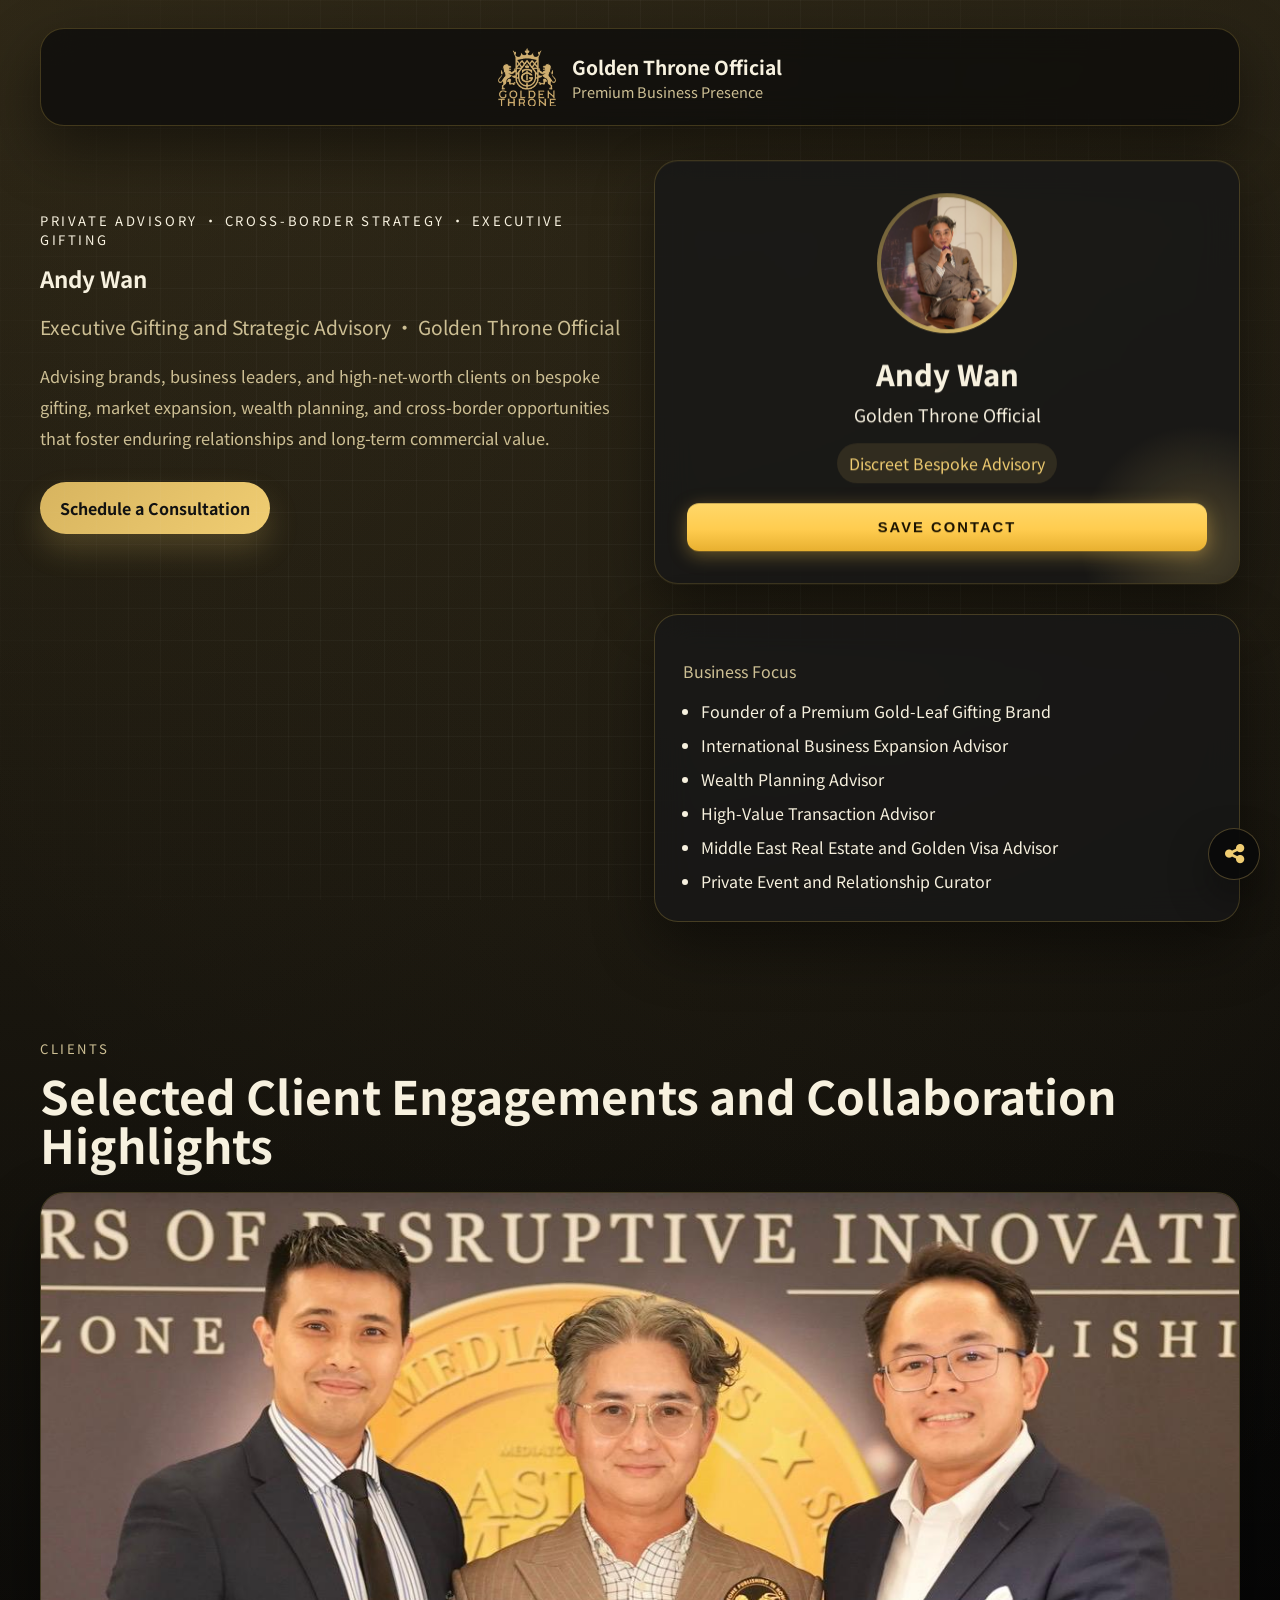
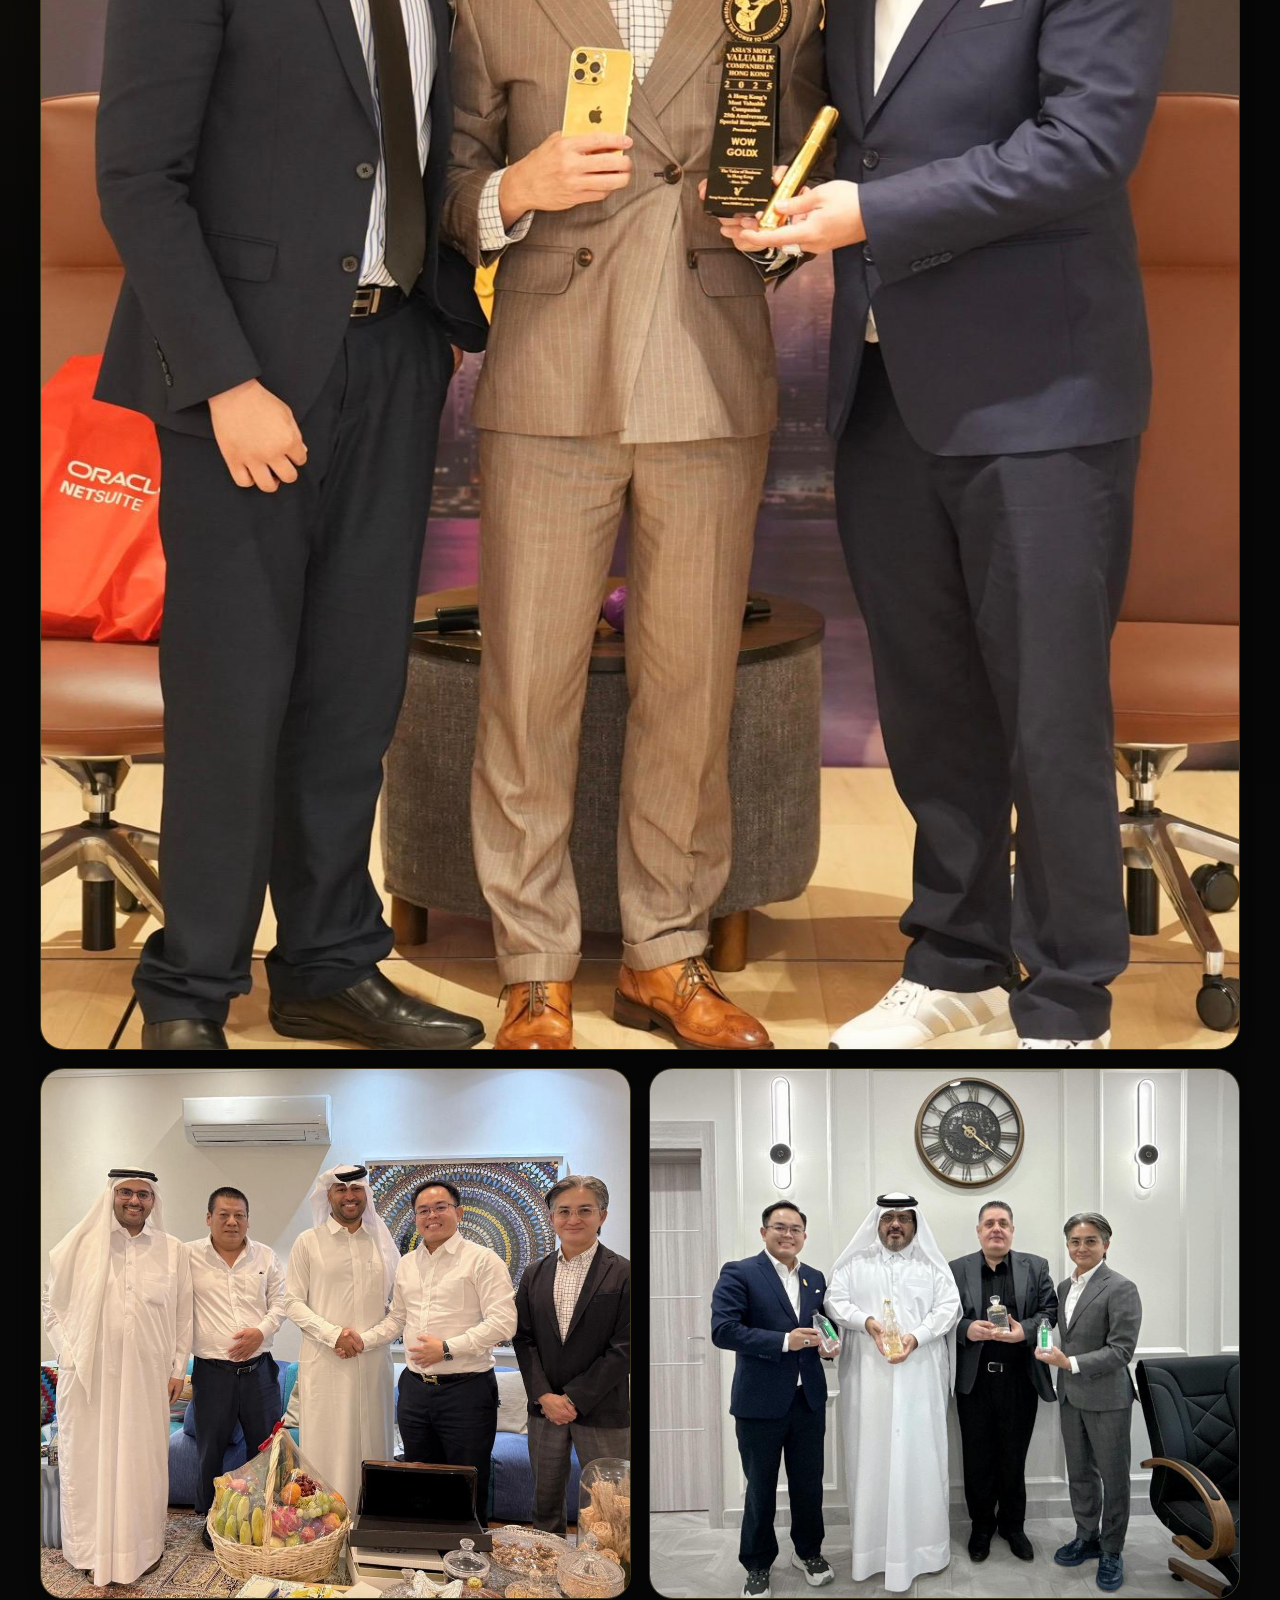
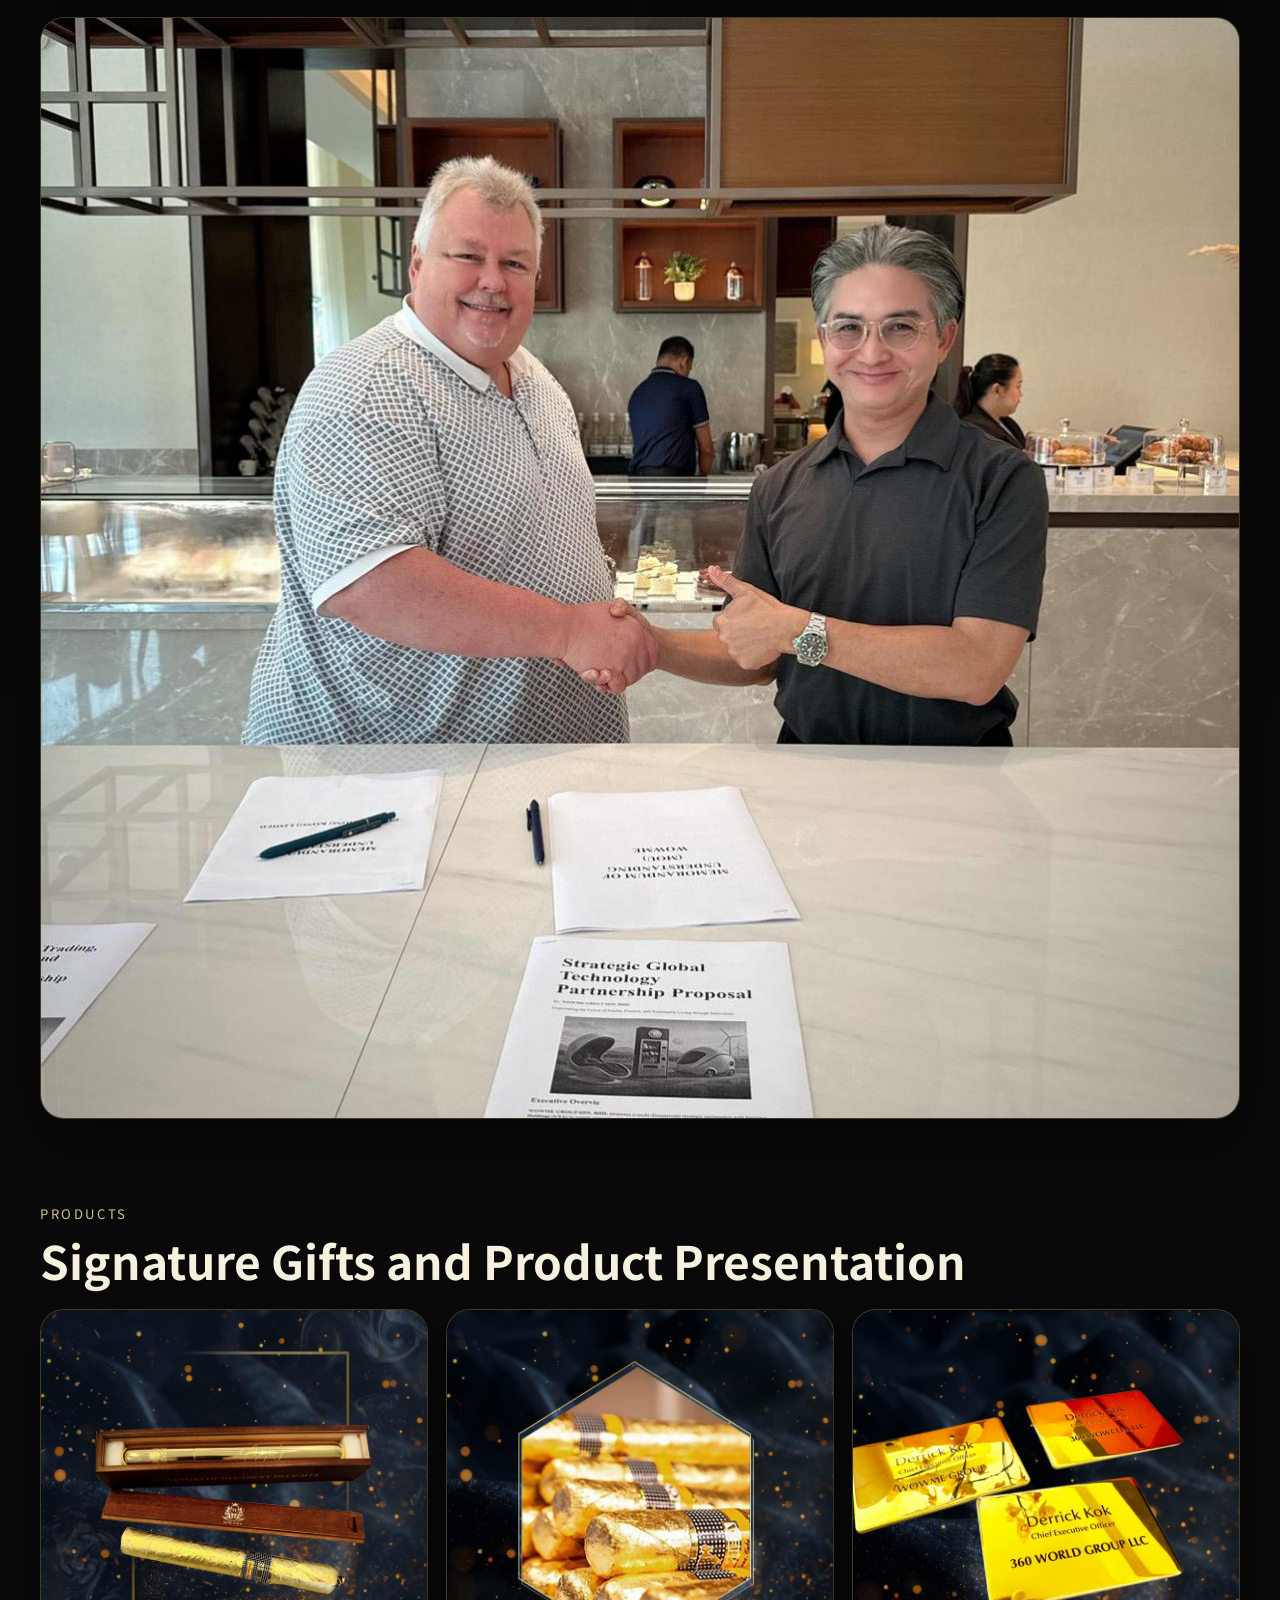
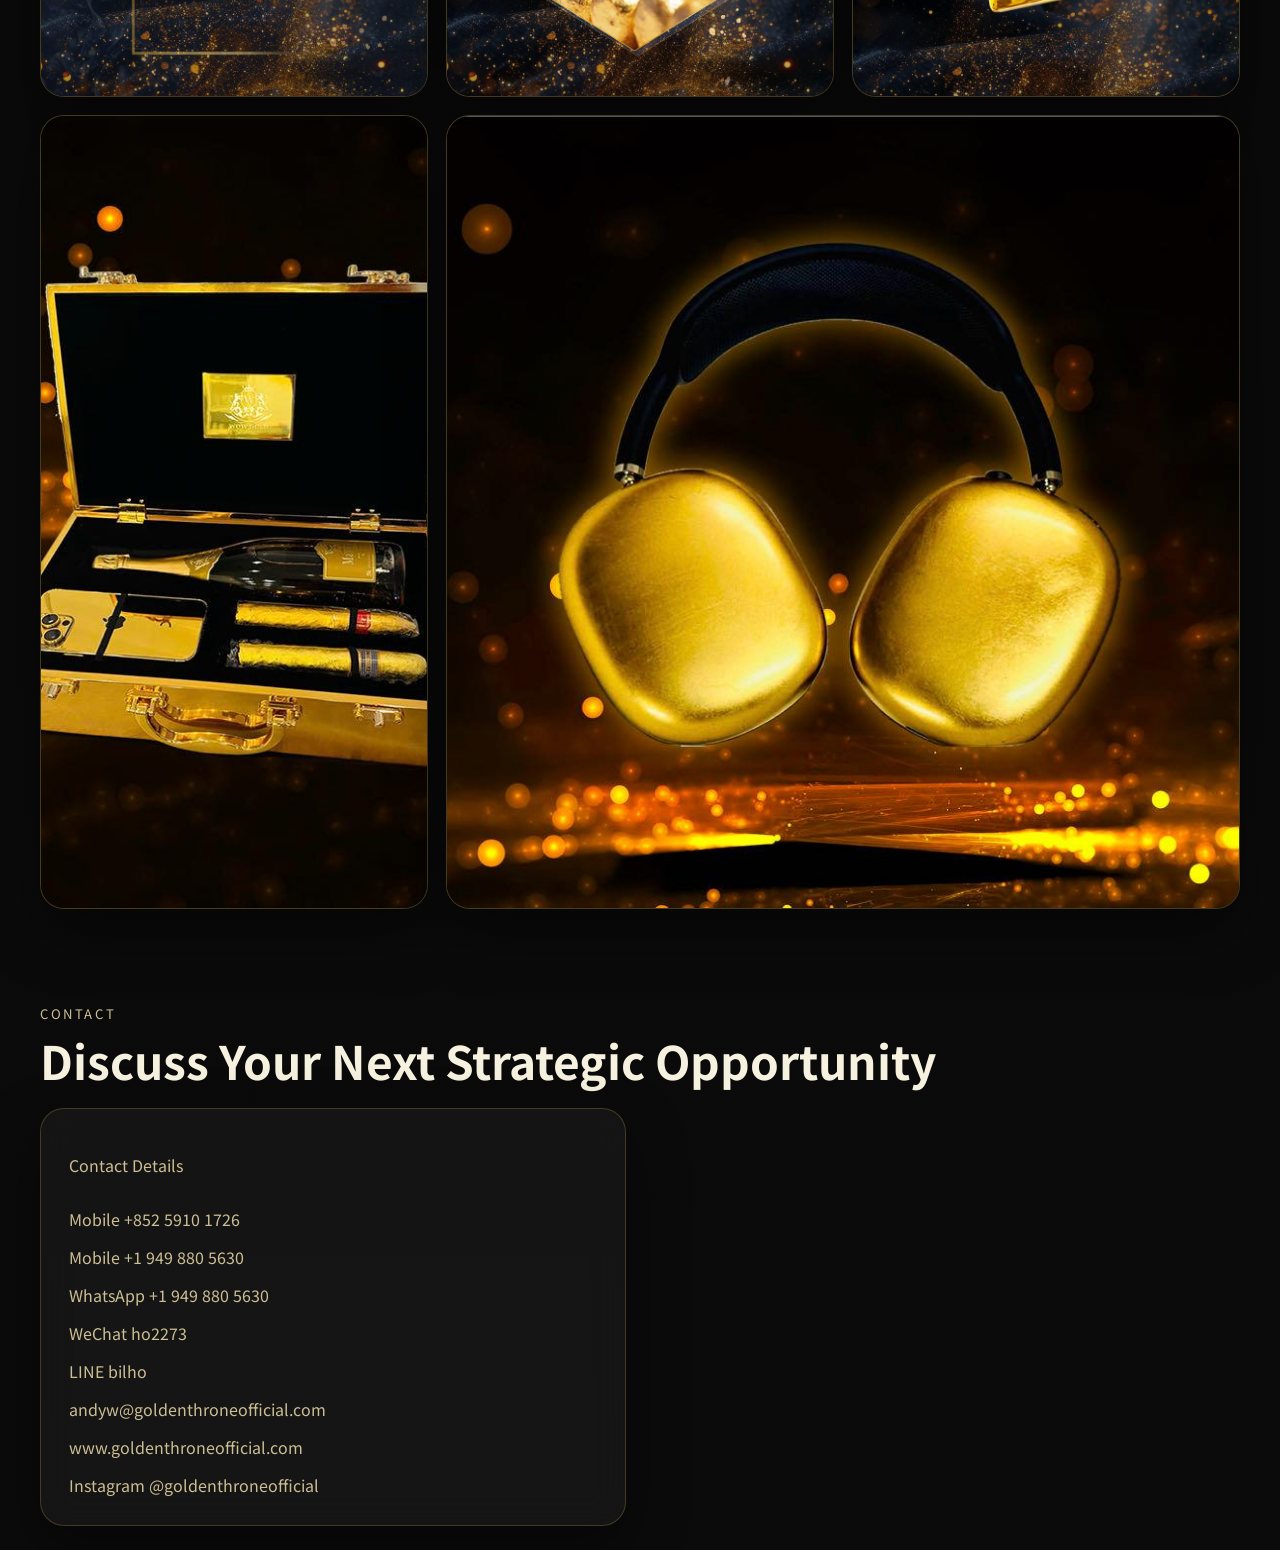
<file: index.html>
<!DOCTYPE html>
<html lang="en">
<head>
  <meta charset="UTF-8" />
  <meta name="viewport" content="width=device-width, initial-scale=1.0" />
  <title>Andy | Golden Throne Official</title>
  <meta name="description" content="Andy Wan | Executive gifting, strategic advisory, wealth planning, and international business development. Official website for Golden Throne Official." />
  <link rel="preconnect" href="https://fonts.googleapis.com" />
  <link rel="preconnect" href="https://fonts.gstatic.com" crossorigin />
  <link href="https://fonts.googleapis.com/css2?family=Noto+Sans+TC:wght@400;500;600;700;800&family=Playfair+Display:wght@600;700;800&display=swap" rel="stylesheet" />
  <link rel="stylesheet" href="https://cdnjs.cloudflare.com/ajax/libs/font-awesome/6.7.2/css/all.min.css" integrity="sha512-Evv84Mr4kqVGRNSgIGL/F/aIDqQb7xQ2vcrdIwxfjThSH8CSR7PBEakCr51Ck+w+/U6swU2Im1vVX0SVk9ABhg==" crossorigin="anonymous" referrerpolicy="no-referrer" />
  <link rel="stylesheet" href="styles.css?v=20260711c" />
</head>
<body>
  <div class="page-shell">
    <header class="hero">
      <nav class="topbar">
        <div class="brand-mark">
          <img src="img/gt-logo.png" alt="Golden Throne Official logo" />
        </div>
        <div class="brand-copy">
          <span class="brand-title">Golden Throne Official</span>
          <span class="brand-subtitle">Premium Business Presence</span>
        </div>
      </nav>

      <a href="andy-wan.vcf" class="btn-save hero-save-top" download="Andy-Wan.vcf">SAVE CONTACT</a>

      <div class="hero-grid">
        <div class="hero-copy">
          <p class="eyebrow">Private Advisory · Cross-Border Strategy · Executive Gifting</p>
          <h1>Andy Wan</h1>
          <p class="hero-role">Executive Gifting and Strategic Advisory · Golden Throne Official</p>
          <p class="hero-description">
            Advising brands, business leaders, and high-net-worth clients on bespoke gifting, market expansion, wealth planning, and cross-border opportunities that foster enduring relationships and long-term commercial value.
          </p>

          <div class="hero-actions">
            <a class="button button-primary" href="#contact">Schedule a Consultation</a>
          </div>
        </div>

        <div class="hero-visual">
          <div class="portrait-card floating-card">
            <div class="portrait-ring">
              <img class="portrait-avatar-image" src="img/goldenthrone-profilepic.jpeg" alt="Andy profile photo" />
            </div>
            <div class="portrait-content">
              <p class="portrait-name">Andy Wan</p>
              <p class="portrait-company">Golden Throne Official</p>
              <p class="portrait-tag">Discreet Bespoke Advisory</p>
            </div>
            <a href="andy-wan.vcf" class="btn-save" download="Andy-Wan.vcf">SAVE CONTACT</a>
          </div>

          <div class="highlight-panel">
            <p class="panel-label">Business Focus</p>
            <ul>
              <li>Founder of a Premium Gold-Leaf Gifting Brand</li>
              <li>International Business Expansion Advisor</li>
              <li>Wealth Planning Advisor</li>
              <li>High-Value Transaction Advisor</li>
              <li>Middle East Real Estate and Golden Visa Advisor</li>
              <li>Private Event and Relationship Curator</li>
            </ul>
          </div>
        </div>
      </div>
    </header>

    <main>
      <section class="section reveal" id="clients">
        <div class="section-heading">
          <p class="section-kicker">Clients</p>
          <h2>Selected Client Engagements and Collaboration Highlights</h2>
        </div>
        <div class="gallery-grid gallery-grid-clients">
          <figure class="gallery-card gallery-card-large">
            <img src="img/goldenthrone-clients1.jpeg" alt="Golden Throne client photo 1" />
          </figure>
          <figure class="gallery-card">
            <img src="img/goldenthrone-clients2.jpeg" alt="Golden Throne client photo 2" />
          </figure>
          <figure class="gallery-card">
            <img src="img/goldenthrone-clients3.jpeg" alt="Golden Throne client photo 3" />
          </figure>
          <figure class="gallery-card gallery-card-wide">
            <img src="img/goldenthrone-clients4.jpeg" alt="Golden Throne client photo 4" />
          </figure>
        </div>
      </section>

      <section class="section reveal" id="products">
        <div class="section-heading">
          <p class="section-kicker">Products</p>
          <h2>Signature Gifts and Product Presentation</h2>
        </div>
        <div class="gallery-grid gallery-grid-products">
          <figure class="gallery-card">
            <img src="img/goldenthrone-products1.jpeg" alt="Golden Throne product photo 1" />
          </figure>
          <figure class="gallery-card">
            <img src="img/goldenthrone-products2.jpeg" alt="Golden Throne product photo 2" />
          </figure>
          <figure class="gallery-card gallery-card-tall">
            <img src="img/goldenthrone-products3.jpeg" alt="Golden Throne product photo 3" />
          </figure>
          <figure class="gallery-card">
            <img src="img/goldenthrone-products4.jpeg" alt="Golden Throne product photo 4" />
          </figure>
          <figure class="gallery-card gallery-card-wide">
            <img src="img/goldenthrone-products5.jpeg" alt="Golden Throne product photo 5" />
          </figure>
        </div>
      </section>

      <section class="section section-accent reveal" id="contact">
        <div class="section-heading">
          <p class="section-kicker">Contact</p>
          <h2>Discuss Your Next Strategic Opportunity</h2>
        </div>

        <div class="contact-grid">
          <div class="contact-panel">
            <p class="contact-label">Contact Details</p>
            <a href="tel:+85259101726">Mobile +852 5910 1726</a>
            <a href="tel:+19498805630">Mobile +1 949 880 5630</a>
            <a href="https://api.whatsapp.com/send/?phone=19498805630&text=Hello%20I%20am%20" target="_blank" rel="noreferrer">WhatsApp +1 949 880 5630</a>
            <a href="weixin://dl/chat?ho2273">WeChat ho2273</a>
            <a href="https://line.me/ti/p/~bilho" target="_blank" rel="noreferrer">LINE bilho</a>
            <a href="mailto:andyw@goldenthroneofficial.com">andyw@goldenthroneofficial.com</a>
            <a href="https://www.goldenthroneofficial.com" target="_blank" rel="noreferrer">www.goldenthroneofficial.com</a>
            <a href="https://www.instagram.com/goldenthroneofficial/" target="_blank" rel="noreferrer">Instagram @goldenthroneofficial</a>
          </div>
        </div>
      </section>
    </main>

    <div class="floating-contact-widget" aria-label="Quick contact actions">
      <div class="floating-contact-actions" id="floatingContactActions">
        <a class="floating-contact-link" href="tel:+85259101726" aria-label="Call Andy">
          <span class="floating-contact-icon" aria-hidden="true"><i class="fa-solid fa-phone"></i></span>
        </a>
        <a class="floating-contact-link" href="https://wa.me/85259101726" target="_blank" rel="noreferrer" aria-label="Chat on WhatsApp">
          <span class="floating-contact-icon" aria-hidden="true"><i class="fa-brands fa-whatsapp"></i></span>
        </a>
        <a class="floating-contact-link" href="weixin://dl/chat?ho2273" aria-label="Chat on WeChat">
          <span class="floating-contact-icon" aria-hidden="true"><i class="fa-brands fa-weixin"></i></span>
        </a>
        <a class="floating-contact-link" href="https://line.me/ti/p/~bilho" target="_blank" rel="noreferrer" aria-label="Chat on LINE">
          <span class="floating-contact-icon" aria-hidden="true"><i class="fa-brands fa-line"></i></span>
        </a>
        <a class="floating-contact-link" href="mailto:andyw@goldenthroneofficial.com" aria-label="Email Andy">
          <span class="floating-contact-icon" aria-hidden="true"><i class="fa-solid fa-envelope"></i></span>
        </a>
        <a class="floating-contact-link" href="https://www.instagram.com/goldenthroneofficial/" target="_blank" rel="noreferrer" aria-label="Follow on Instagram">
          <span class="floating-contact-icon" aria-hidden="true"><i class="fa-brands fa-instagram"></i></span>
        </a>
      </div>
      <button class="floating-contact-toggle" id="floatingContactToggle" type="button" aria-label="Open contact actions" aria-expanded="false" aria-controls="floatingContactActions">
        <span class="floating-contact-icon" aria-hidden="true"><i class="fa-solid fa-share-nodes"></i></span>
      </button>
    </div>
  </div>

  <script src="script.js"></script>
</body>
</html>
</file>
<file: styles.css>
:root {
  --bg: #090909;
  --bg-soft: #121212;
  --panel: rgba(24, 24, 24, 0.82);
  --panel-border: rgba(255, 215, 90, 0.2);
  --text: #f7f1df;
  --muted: #cdbf94;
  --gold: #d7b45f;
  --gold-strong: #f0cd72;
  --shadow: 0 24px 60px rgba(0, 0, 0, 0.45);
}

* {
  box-sizing: border-box;
}

html {
  scroll-behavior: smooth;
}

body {
  margin: 0;
  font-family: 'Noto Sans TC', sans-serif;
  background:
    radial-gradient(circle at top left, rgba(215, 180, 95, 0.18), transparent 30%),
    radial-gradient(circle at top right, rgba(240, 205, 114, 0.1), transparent 25%),
    linear-gradient(180deg, #050505 0%, #0b0b0b 100%);
  color: var(--text);
}

body::before {
  content: '';
  position: fixed;
  inset: 0;
  pointer-events: none;
  background-image: linear-gradient(rgba(255,255,255,0.03) 1px, transparent 1px), linear-gradient(90deg, rgba(255,255,255,0.03) 1px, transparent 1px);
  background-size: 32px 32px;
  mask-image: radial-gradient(circle at center, black 55%, transparent 100%);
}

img {
  max-width: 100%;
  display: block;
}

.page-shell {
  width: min(1200px, calc(100% - 32px));
  margin: 0 auto;
}

.brand-title,
.portrait-name,
.section-heading h2,
.hero h1 {
  overflow-wrap: anywhere;
}

.hero {
  min-height: 100vh;
  padding: 28px 0 56px;
}

.topbar {
  display: flex;
  align-items: center;
  justify-content: center;
  gap: 16px;
  padding: 19px 22px;
  margin-bottom: 40px;
  border: 1px solid var(--panel-border);
  border-radius: 24px;
  background: rgba(10, 10, 10, 0.72);
  backdrop-filter: blur(16px);
  box-shadow: var(--shadow);
}

.brand-mark {
  width: 58px;
  height: 58px;
  display: grid;
  place-items: center;
  border-radius: 0;
  background: transparent;
  color: inherit;
  font-weight: 800;
  overflow: hidden;
}

.brand-copy {
  margin-right: 0;
}

.brand-mark img {
  width: 100%;
  height: 100%;
  object-fit: contain;
}

.brand-title,
.brand-subtitle {
  display: block;
}

.brand-title {
  font-weight: 700;
  font-size: 1.2rem;
}

.brand-subtitle {
  font-size: 0.91rem;
}

.brand-subtitle,
.hero-description,
.section-kicker,
.contact-label,
.panel-label,
.markets-label,
.form-note,
.service-card p,
.about-card p,
.contact-panel a,
.hero-role {
  color: var(--muted);
}

.topbar-link,
.button {
  text-decoration: none;
  transition: transform 0.25s ease, box-shadow 0.25s ease, background 0.25s ease;
}

.topbar-link {
  color: #111;
  background: linear-gradient(135deg, var(--gold), var(--gold-strong));
  padding: 12px 18px;
  border-radius: 999px;
  font-weight: 700;
  white-space: nowrap;
}

.hero-grid,
.about-grid,
.contact-grid {
  display: grid;
  gap: 28px;
  grid-template-columns: repeat(2, minmax(0, 1fr));
}

.hero-stats {
  grid-column: 1 / -1;
}

.hero-copy {
  padding: 32px 0;
}

.eyebrow,
.section-kicker {
  text-transform: uppercase;
  letter-spacing: 0.2em;
  font-size: 0.82rem;
}

.section-heading h2 {
  margin: 0;
  line-height: 1.05;
}

.hero h1 {
  font-size: 1.4rem;
  font-family: 'Noto Sans TC', sans-serif;
  font-weight: 700;
  margin: 12px 0 4px;
  color: var(--text);
}

.hero-role {
  font-size: 1.2rem;
  margin-bottom: 20px;
}

.hero-description {
  max-width: 640px;
  font-size: 1.02rem;
  line-height: 1.9;
}

.hero-actions {
  display: flex;
  flex-wrap: wrap;
  gap: 14px;
  margin: 28px 0 30px;
}

.button {
  display: inline-flex;
  align-items: center;
  justify-content: center;
  min-width: 148px;
  padding: 14px 20px;
  border-radius: 999px;
  font-weight: 700;
}

.button-primary {
  color: #111;
  background: linear-gradient(135deg, var(--gold), var(--gold-strong));
  box-shadow: 0 16px 30px rgba(215, 180, 95, 0.22);
}

.button-secondary {
  color: var(--text);
  border: 1px solid var(--panel-border);
  background: rgba(255, 255, 255, 0.03);
}

.hero-stats,
.market-tags,
.services-grid {
  display: grid;
  gap: 16px;
}

.hero-stats {
  grid-template-columns: repeat(3, minmax(0, 1fr));
}

.stat-card,
.about-card,
.markets-card,
.service-card,
.contact-panel,
.inquiry-form,
.highlight-panel,
.portrait-card {
  border: 1px solid var(--panel-border);
  background: var(--panel);
  backdrop-filter: blur(18px);
  border-radius: 24px;
  box-shadow: var(--shadow);
}

.stat-card {
  padding: 18px;
}

.stat-card strong {
  display: block;
  color: var(--gold-strong);
  font-size: 1.4rem;
}

.hero-visual {
  position: relative;
  display: grid;
  align-content: center;
  gap: 24px;
}

.portrait-card {
  padding: 32px;
  position: relative;
  overflow: hidden;
  display: flex;
  flex-direction: column;
  align-items: center;
  text-align: center;
}

.portrait-card::after {
  content: '';
  position: absolute;
  inset: auto -80px -80px auto;
  width: 240px;
  height: 240px;
  background: radial-gradient(circle, rgba(240, 205, 114, 0.24), transparent 70%);
}

.portrait-ring {
  width: 140px;
  height: 140px;
  margin: 0 auto 20px;
  padding: 4px;
  border-radius: 50%;
  background: linear-gradient(135deg, rgba(215, 180, 95, 0.35), rgba(240, 205, 114, 1));
}

.portrait-avatar {
  width: 100%;
  height: 100%;
  display: grid;
  place-items: center;
  border-radius: 50%;
  background: linear-gradient(135deg, #2f2f2f, #0d0d0d);
  color: var(--gold-strong);
  font-family: 'Playfair Display', serif;
  font-size: 3rem;
  font-weight: 800;
}

.portrait-avatar-image {
  width: 100%;
  height: 100%;
  object-fit: cover;
  border-radius: 50%;
  display: block;
}

.portrait-name {
  font-size: 1.8rem;
  font-weight: 800;
  margin: 0 0 8px;
}

.portrait-company,
.portrait-tag {
  margin: 0;
}

.portrait-company {
  font-size: 1.1rem;
}

.portrait-tag {
  display: inline-flex;
  margin-top: 16px;
  padding: 8px 12px;
  border-radius: 999px;
  background: rgba(215, 180, 95, 0.12);
  color: var(--gold-strong);
}

.btn-save {
  display: block;
  width: 100%;
  margin-top: 20px;
  padding: 16px 24px;
  background: linear-gradient(180deg, #ffd86a 0%, #ffcc4f 55%, #e8b030 100%) !important;
  color: #1a1200 !important;
  font-family: "Inter", sans-serif;
  font-size: 0.92rem;
  font-weight: 700;
  letter-spacing: 0.14em;
  text-decoration: none;
  text-align: center;
  text-transform: uppercase;
  border: none;
  border-radius: 12px;
  cursor: pointer;
  transition: transform 0.2s ease, box-shadow 0.2s ease;
  box-shadow: 0 4px 18px rgba(255, 204, 79, 0.35);
  position: relative;
  z-index: 1;
}

.btn-save:hover {
  transform: translateY(-1px);
  box-shadow: 0 6px 22px rgba(255, 204, 79, 0.48);
}

.btn-save:active {
  transform: translateY(0);
}

.hero-save-top {
  display: none;
  margin: 0 18px 16px;
}

@media (max-width: 640px) {
  .hero-save-top {
    display: block;
  }

  .portrait-card > .btn-save {
    display: none;
  }
}

.highlight-panel {
  padding: 28px;
}

.highlight-panel ul {
  margin: 14px 0 0;
  padding-left: 18px;
  display: grid;
  gap: 10px;
}

.section {
  padding: 48px 0 24px;
}

.section-dark,
.section-accent {
  margin-top: 10px;
}

.section-heading {
  margin-bottom: 24px;
}

.section-heading h2 {
  font-family: 'Noto Sans TC', sans-serif;
  font-size: clamp(1.6rem, 4vw, 2.88rem);
  font-weight: 700;
}

.about-card,
.markets-card,
.contact-panel,
.inquiry-form {
  padding: 28px;
}

.about-card p {
  line-height: 1.9;
}

.market-tags {
  grid-template-columns: repeat(3, minmax(0, 1fr));
  margin-top: 18px;
}

.market-tags span {
  display: inline-flex;
  justify-content: center;
  padding: 12px 10px;
  border-radius: 14px;
  border: 1px solid rgba(240, 205, 114, 0.18);
  background: rgba(255, 255, 255, 0.03);
}

.services-grid {
  grid-template-columns: repeat(3, minmax(0, 1fr));
}

.gallery-grid {
  display: grid;
  gap: 18px;
}

.gallery-grid-clients {
  grid-template-columns: repeat(2, minmax(0, 1fr));
}

.gallery-grid-products {
  grid-template-columns: repeat(3, minmax(0, 1fr));
}

.gallery-card {
  margin: 0;
  min-height: 320px;
  overflow: hidden;
  border: 1px solid var(--panel-border);
  background: var(--panel);
  border-radius: 24px;
  box-shadow: var(--shadow);
  position: relative;
}

.gallery-card img {
  width: 100%;
  height: 100%;
  object-fit: cover;
  transition: transform 0.45s ease, filter 0.45s ease;
}

.gallery-card:hover img {
  transform: scale(1.04);
  filter: saturate(1.05) contrast(1.02);
}

.gallery-card-large {
  grid-column: span 2;
  min-height: 360px;
}

.gallery-card-wide {
  grid-column: span 2;
  min-height: 340px;
}

.gallery-card-tall {
  grid-column: span 1;
  grid-row: span 1;
  min-height: 320px;
}

.service-card {
  padding: 24px;
  transform-style: preserve-3d;
}

.service-card span {
  color: var(--gold-strong);
  font-weight: 800;
}

.service-card h3 {
  margin: 14px 0 10px;
}

.contact-panel {
  display: grid;
  gap: 14px;
}

.contact-panel a {
  text-decoration: none;
  overflow-wrap: anywhere;
}

.inquiry-form {
  display: grid;
  gap: 16px;
}

.inquiry-form label {
  display: grid;
  gap: 8px;
}

.inquiry-form span {
  color: var(--text);
  font-weight: 600;
}

.inquiry-form input,
.inquiry-form textarea {
  width: 100%;
  border: 1px solid rgba(240, 205, 114, 0.16);
  border-radius: 16px;
  background: rgba(255, 255, 255, 0.04);
  color: var(--text);
  padding: 14px 16px;
  font: inherit;
}

.inquiry-form input:focus,
.inquiry-form textarea:focus {
  outline: 1px solid rgba(240, 205, 114, 0.45);
  border-color: rgba(240, 205, 114, 0.45);
}

.button-full {
  width: 100%;
  border: 0;
  cursor: pointer;
}

.floating-contact-widget {
  position: fixed;
  right: 20px;
  bottom: 20px;
  z-index: 30;
  display: flex;
  flex-direction: column;
  align-items: flex-end;
  gap: 10px;
}

.floating-contact-actions {
  display: flex;
  flex-direction: column;
  align-items: flex-end;
  gap: 10px;
  opacity: 0;
  transform: translateY(8px) scale(0.96);
  pointer-events: none;
  transition: opacity 0.22s ease, transform 0.22s ease;
}

.floating-contact-widget.is-open .floating-contact-actions {
  opacity: 1;
  transform: translateY(0) scale(1);
  pointer-events: auto;
}

.floating-contact-link,
.floating-contact-toggle {
  display: inline-flex;
  align-items: center;
  justify-content: center;
  width: 52px;
  height: 52px;
  border-radius: 50%;
  border: 1px solid rgba(240, 205, 114, 0.28);
  background: rgba(10, 10, 10, 0.88);
  backdrop-filter: blur(16px);
  box-shadow: 0 18px 40px rgba(0, 0, 0, 0.35);
  color: var(--text);
  text-decoration: none;
  transition: transform 0.25s ease, background 0.25s ease, border-color 0.25s ease;
}

.floating-contact-toggle {
  cursor: pointer;
}

.floating-contact-link:hover,
.floating-contact-toggle:hover {
  transform: translateY(-2px);
  border-color: rgba(240, 205, 114, 0.5);
  background: rgba(20, 20, 20, 0.94);
}

.floating-contact-widget.is-open .floating-contact-toggle {
  border-color: rgba(240, 205, 114, 0.5);
}

.floating-contact-widget.is-open .floating-contact-toggle .floating-contact-icon {
  transform: rotate(45deg);
}

.floating-contact-icon {
  width: 100%;
  height: 100%;
  display: inline-flex;
  align-items: center;
  justify-content: center;
  border-radius: 50%;
  color: var(--gold-strong);
  font-weight: 800;
  font-size: 1rem;
  flex-shrink: 0;
  transition: transform 0.22s ease;
}

.floating-contact-icon i {
  font-size: 22px;
  line-height: 1;
}

.reveal {
  opacity: 0;
  transform: translateY(28px);
  transition: opacity 0.7s ease, transform 0.7s ease;
}

.reveal.is-visible {
  opacity: 1;
  transform: translateY(0);
}

.topbar-link:hover,
.button:hover {
  transform: translateY(-2px);
}

@media (max-width: 980px) {
  .section-heading h2 {
    font-size: clamp(1.3rem, 3.5vw, 1.8rem);
    line-height: 1.15;
  }

  .hero-grid,
  .about-grid,
  .contact-grid,
  .services-grid {
    grid-template-columns: 1fr;
  }

  .hero-stats,
  .market-tags {
    grid-template-columns: repeat(2, minmax(0, 1fr));
  }

  .hero {
    min-height: auto;
    padding: 24px 0 40px;
  }

  .hero-copy {
    padding: 12px 0 0;
  }

  .hero-description {
    max-width: 100%;
  }

  .hero-visual {
    gap: 18px;
  }

  .portrait-card,
  .highlight-panel,
  .about-card,
  .markets-card,
  .contact-panel,
  .inquiry-form,
  .service-card,
  .gallery-card {
    padding: 24px;
  }

  .gallery-card {
    min-height: 250px;
  }

  .gallery-grid-clients,
  .gallery-grid-products {
    grid-template-columns: repeat(2, minmax(0, 1fr));
  }

  .floating-contact-widget {
    right: 16px;
    bottom: 16px;
  }

  .floating-contact-actions {
    gap: 8px;
  }

  .floating-contact-link,
  .floating-contact-toggle {
    width: 48px;
    height: 48px;
  }

  .gallery-card,
  .gallery-card-large,
  .gallery-card-wide,
  .gallery-card-tall {
    grid-column: auto;
    grid-row: auto;
    min-height: 280px;
  }
}

@media (max-width: 640px) {
  .page-shell {
    width: min(100% - 16px, 1200px);
  }

  .floating-contact-widget {
    right: 12px;
    bottom: 12px;
    gap: 8px;
  }

  .floating-contact-actions {
    gap: 8px;
  }

  .floating-contact-link,
  .floating-contact-toggle {
    width: 44px;
    height: 44px;
  }

  .floating-contact-icon {
    font-size: 0.9rem;
  }

  .floating-contact-icon i {
    font-size: 20px;
  }

  .hero-grid {
    display: flex;
    flex-direction: column;
  }

  .hero-copy {
    display: flex;
    flex-direction: column;
  }

  .hero-visual {
    order: 1;
  }

  .hero-actions {
    order: 2;
  }

  .hero-stats {
    order: 3;
  }

  .topbar {
    flex-wrap: nowrap;
    align-items: center;
    justify-content: center;
    gap: 12px;
    padding: 14px;
    margin-bottom: 24px;
  }

  .brand-mark {
    width: 42px;
    height: 42px;
  }

  .brand-copy {
    flex: 0 1 auto;
    min-width: 0;
  }

  .brand-title {
    font-size: 0.96rem;
  }

  .brand-subtitle {
    font-size: 0.76rem;
    line-height: 1.4;
  }

  .topbar-link {
    width: 100%;
    justify-content: center;
    padding: 12px 16px;
  }

  .hero {
    padding: 12px 0 28px;
    min-height: auto;
  }

  .hero-grid,
  .about-grid,
  .contact-grid,
  .services-grid,
  .gallery-grid-clients,
  .gallery-grid-products {
    gap: 14px;
  }

  .hero-copy {
    padding: 0;
  }

  .eyebrow,
  .section-kicker {
    font-size: 0.72rem;
    letter-spacing: 0.16em;
  }

  .hero h1 {
    font-size: clamp(2.4rem, 12vw, 3.4rem);
    line-height: 1.04;
    margin: 10px 0;
  }

  .hero-role {
    font-size: 1rem;
    margin-bottom: 14px;
  }

  .hero-description,
  .about-card p,
  .service-card p,
  .contact-panel a,
  .inquiry-form input,
  .inquiry-form textarea {
    font-size: 0.95rem;
    line-height: 1.75;
  }

  .hero-actions {
    flex-direction: column;
    gap: 10px;
    margin: 20px 0 22px;
  }

  .button,
  .button-primary,
  .button-secondary {
    width: 100%;
    min-width: 0;
  }

  .hero-stats,
  .market-tags {
    grid-template-columns: 1fr;
    gap: 12px;
  }

  .stat-card {
    padding: 16px;
  }

  .stat-card strong {
    font-size: 1.2rem;
  }

  .hero-visual {
    gap: 14px;
  }

  .portrait-card,
  .highlight-panel,
  .about-card,
  .markets-card,
  .contact-panel,
  .inquiry-form,
  .service-card,
  .gallery-card {
    padding: 18px;
  }

  .portrait-ring {
    width: 112px;
    height: 112px;
    margin-bottom: 16px;
  }

  .portrait-name {
    font-size: 1.5rem;
  }

  .portrait-tag {
    margin-top: 12px;
    padding: 7px 10px;
    font-size: 0.85rem;
  }

  .highlight-panel ul {
    gap: 8px;
    padding-left: 16px;
  }

  .section {
    padding: 28px 0 10px;
  }

  .section-heading {
    margin-bottom: 16px;
  }

  .section-heading h2 {
    font-size: clamp(1.1rem, 5vw, 1.4rem);
    line-height: 1.2;
  }

  .market-tags span {
    padding: 10px 8px;
  }

  .gallery-grid-clients,
  .gallery-grid-products {
    grid-template-columns: 1fr;
  }

  .gallery-card,
  .gallery-card-large,
  .gallery-card-wide,
  .gallery-card-tall {
    min-height: 220px;
  }

  .services-grid {
    grid-template-columns: 1fr;
  }

  .contact-panel {
    gap: 12px;
  }

  .inquiry-form {
    gap: 14px;
  }

  .inquiry-form input,
  .inquiry-form textarea {
    padding: 12px 14px;
  }

  .portrait-card,
  .highlight-panel,
  .about-card,
  .markets-card,
  .contact-panel,
  .inquiry-form,
  .service-card,
  .gallery-card {
    border-radius: 20px;
  }
}
</file>
